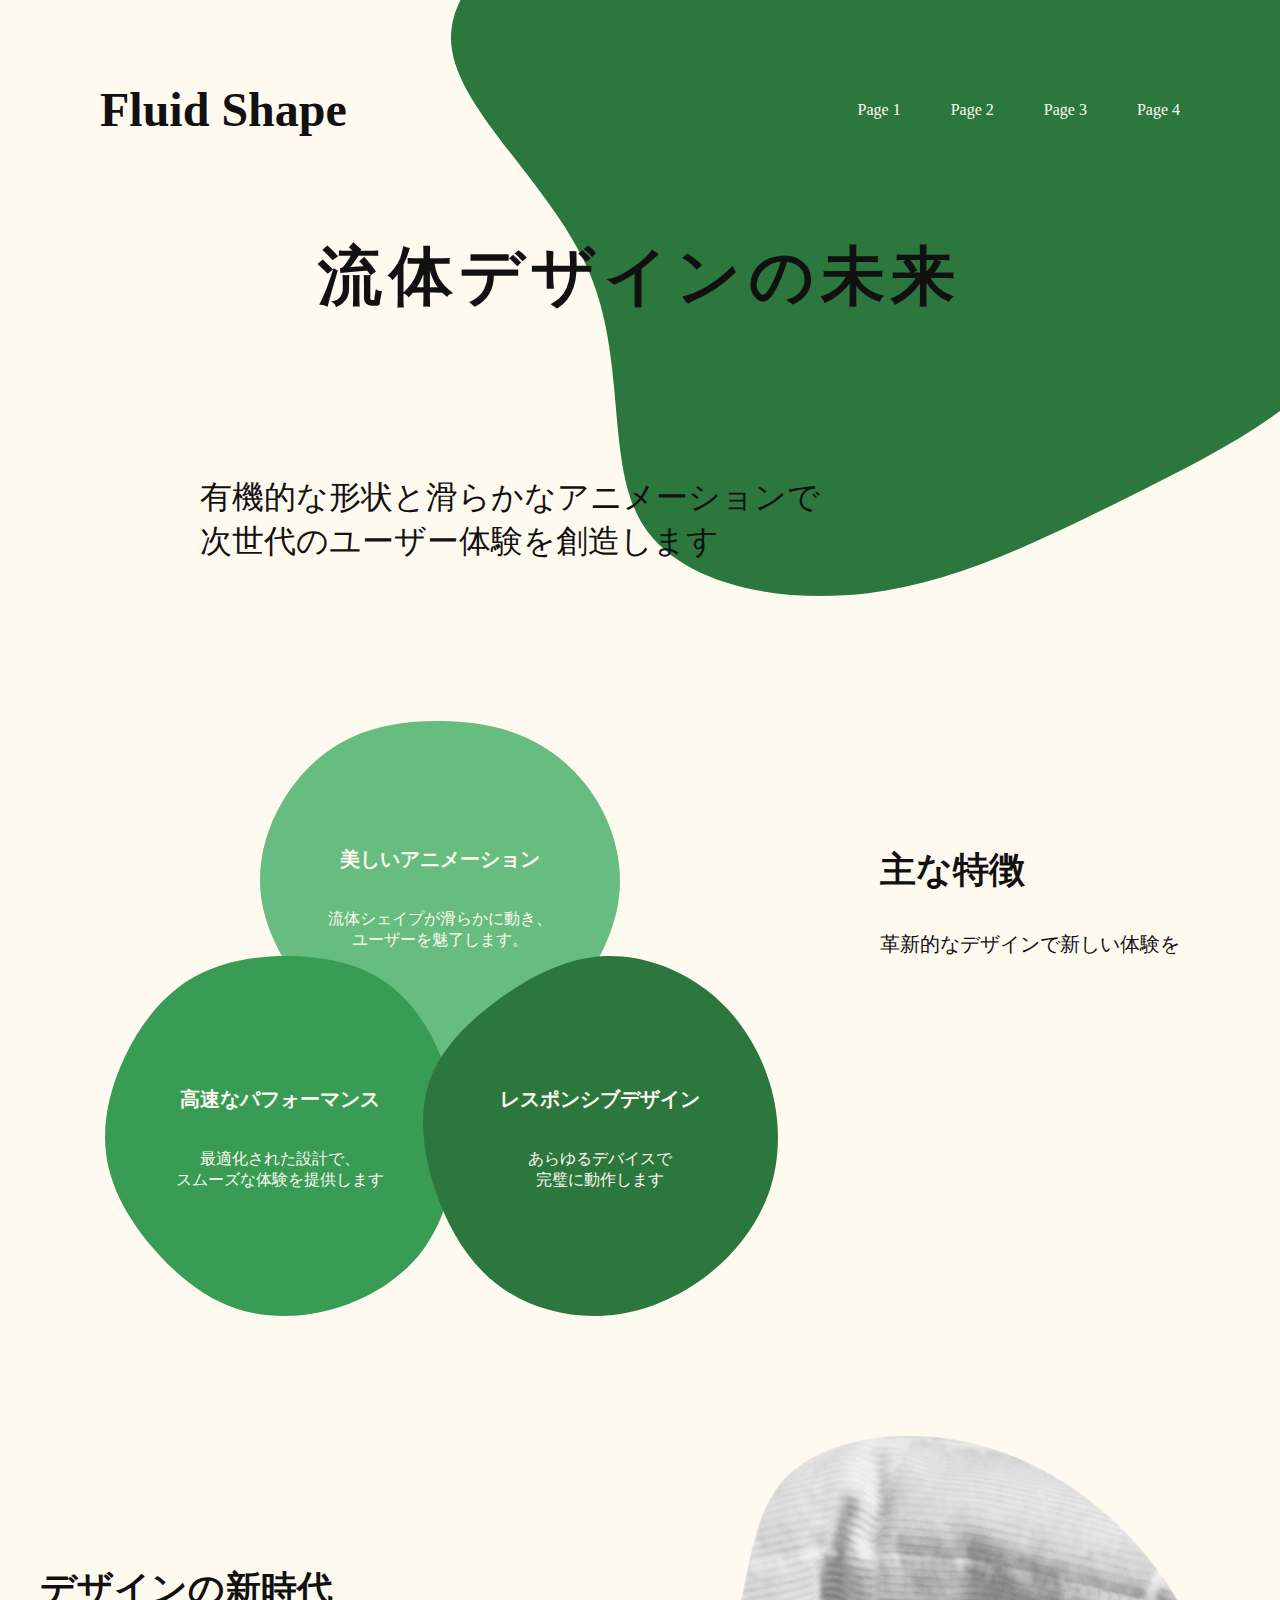
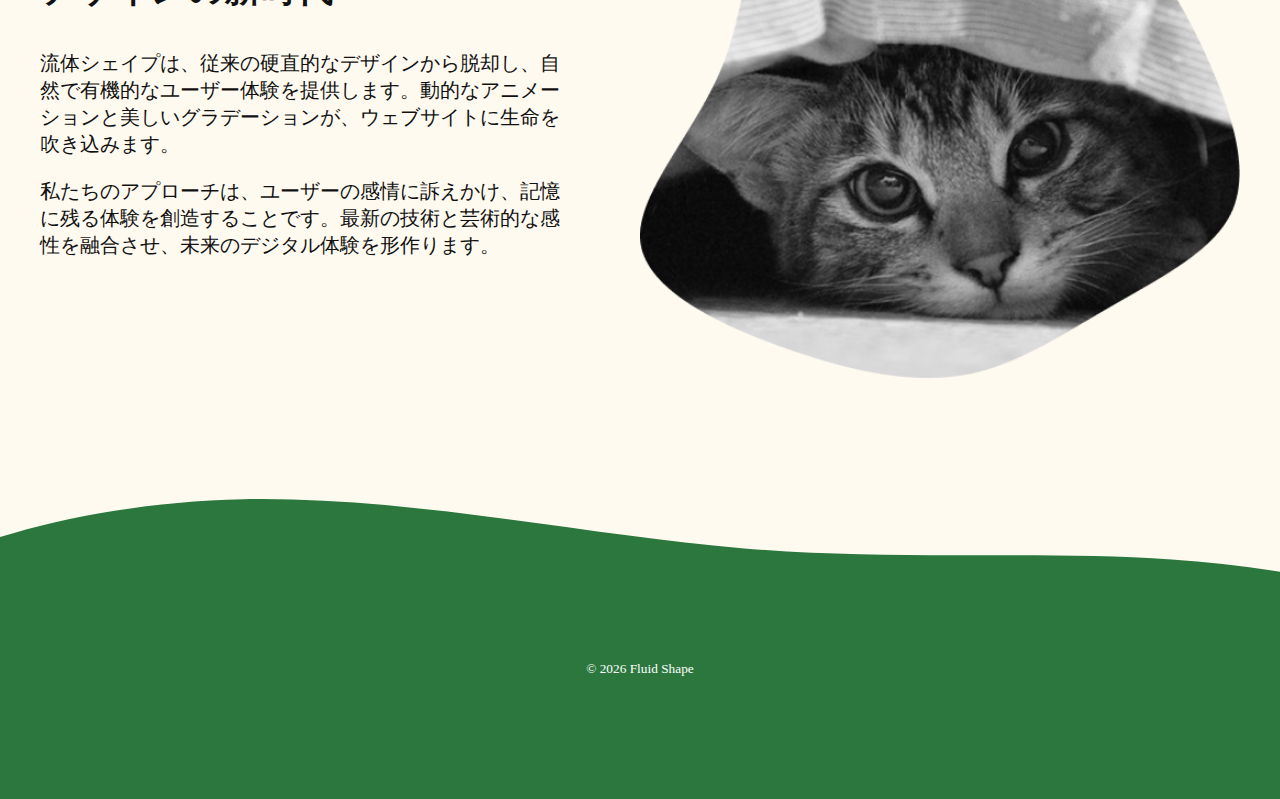
<file: custom/index.html>
<!DOCTYPE html>
<html lang="ja">

<head>
    <meta charset="UTF-8">
    <meta name="viewport" content="width=device-width, initial-scale=1.0">
    <title>fluid-shape</title>
    <link rel="stylesheet" href="style.css">
</head>

<body>
    <header>
        <div class="links">
            <h1 class="logo"><a href="#">Fluid Shape</a></h1>
            <nav>
                <a href="#">Page 1</a>
                <a href="#">Page 2</a>
                <a href="#">Page 3</a>
                <a href="#">Page 4</a>
            </nav>
        </div>
        <p class="main-copy">流体デザインの未来</p>
        <p class="sub-copy">有機的な形状と滑らかなアニメーションで<br>
            次世代のユーザー体験を創造します</p>
    </header>

    <main>
        <section class="feature">
            <div class="text-area">
                <h2>主な特徴</h2>
                <p>革新的なデザインで新しい体験を</p>
            </div>

            <div class="features">
                <div class="center">
                    <div>
                        <h3>美しいアニメーション</h3>
                        <p>流体シェイプが滑らかに動き、<br>ユーザーを魅了します。</p>
                    </div>
                </div>

                <div class="left">
                    <div>
                        <h3>高速なパフォーマンス</h3>
                        <p>最適化された設計で、<br>スムーズな体験を提供します</p>
                    </div>
                </div>

                <div class="right">
                    <div>
                        <h3>レスポンシブデザイン</h3>
                        <p>あらゆるデバイスで<br>完璧に動作します</p>
                    </div>
                </div>
            </div>
        </section>

        <section class="new-era">
            <div class="text-area">
                <h2>デザインの新時代</h2>
                <p>流体シェイプは、従来の硬直的なデザインから脱却し、自然で有機的なユーザー体験を提供します。動的なアニメーションと美しいグラデーションが、ウェブサイトに生命を吹き込みます。</p>
                <p>私たちのアプローチは、ユーザーの感情に訴えかけ、記憶に残る体験を創造することです。最新の技術と芸術的な感性を融合させ、未来のデジタル体験を形作ります。</p>
            </div>
            <img src="img/cat.png" alt="猫">
        </section>
    </main>

    <footer>
        <small class="copyright">&copy; 2026 Fluid Shape</small>
    </footer>
</body>
</html>
</file>
<file: custom/style.css>
@charset "UTF-8";

* {
    box-sizing: border-box;
}

body {
    margin: 0;
    background-color: #FFFAF0;
    color: #111;
    font-size: 16px;
}

a {
    color: inherit;
    text-decoration: none;
}

/*** header ***/

header {
    height: 596px;
    display: flex;
    flex-direction: column;
    position: relative;
    background: url(img/header.svg) no-repeat top right/contain;
    background-image: url("data:image/svg+xml;utf8,<svg xmlns='http://www.w3.org/2000/svg' viewBox='0 0 676 486'><path d='M561.393 -86.7728C624.722 -75.0096 675.873 -16.6462 711.435 53.4803C747.484 124.059 767.457 206.401 737.253 267.932C706.563 329.01 625.696 368.824 552.137 405.47C478.577 441.665 412.812 474.692 340.227 483.741C267.154 492.337 187.749 476.954 156.572 428.092C125.881 378.777 143.419 295.53 113.215 223.141C83.012 151.205 4.581 90.1271 0.196652 35.8356C-4.18769 -18.9084 65.4746 -66.8659 135.624 -76.3669C205.774 -85.8679 276.41 -56.46 349.483 -59.627C422.555 -62.794 498.063 -98.0835 561.393 -86.7728Z' fill='%232C773E'/></svg>");
}

/* logo-nav */
.links {
    width: 100%;
    display: flex;
    justify-content: space-between;
    align-items: center;
    padding: 50px 100px 0;
}

/* logo */
.links .logo {
    font-size: 48px;
}

/* nav */
.links nav {
    display: flex;
    gap: 50px;
}

.links nav a {
    color: #FFFAF0;
}

/* main-copy */
.main-copy {
    width: 100%;
    font-size: 64px;
    font-weight: 700;
    text-align: center;
    margin: 1em 0 0;
    letter-spacing: .1em;
}

.sub-copy {
    font-size: 32px;
    position: absolute;
    left: 200px;
    bottom: 0;
}

/*** main ***/
main {
    width: 1200px;
    margin: auto;
}

section {
    margin: 120px auto;
}

h2 {
    font-size: 36px;
    margin-bottom: 1em;
}

/* text-area */
.text-area p {
    font-size: 20px;
}

/* -- feature section -- */
.feature {
    display: flex;
    flex-direction: row-reverse;
    justify-content: center;
    gap: 100px;
}

.feature .text-area {
    margin-top: 100px;
}

.features {
    width: 680px;
    height: 600px;
    position: relative;
    text-align: center;
    color: #FFFAF0;
}

.features div {
    position: absolute;
    display: flex;
    flex-direction: column;
    justify-content: center;
    align-items: center;
    width: 360px;
    height: 360px;
}

.center {
    background: url(img/center.svg) center/contain no-repeat;
    background-image: url("data:image/svg+xml;utf8,<svg xmlns='http://www.w3.org/2000/svg' viewBox='0 0 360 351'><path d='M271.044 18.9961C298.639 32.4329 322.262 54.7617 338.144 81.6354C354.025 108.509 361.966 139.927 359.584 170.16C357.4 200.393 344.695 229.243 328.218 255.128C311.741 281.014 291.492 303.738 266.478 321.522C241.266 339.306 211.29 351.755 181.909 350.964C152.33 349.976 123.346 335.749 98.134 318.163C72.9221 300.379 51.6805 279.433 34.2108 254.338C16.7411 229.44 3.04329 200.393 0.462536 169.963C-2.11822 139.532 6.21959 107.719 22.4982 80.4498C38.5782 52.9833 62.4006 30.2593 90.1933 17.0201C117.986 3.5833 149.551 -0.368719 181.115 0.0264814C212.481 0.421682 243.649 5.3617 271.044 18.9961Z' fill='%2366BD7F'/></svg>");

    top: 0;
    left: 50%;
    transform: translateX(-50%);
}

.left {
    background: url(img/left.svg) center/contain no-repeat;
    background-image: url("data:image/svg+xml;utf8,<svg xmlns='http://www.w3.org/2000/svg' viewBox='0 0 349 358'><path d='M276.81 24.5895C303.612 42.4335 322.871 71.1822 334.783 102.112C346.497 132.843 350.865 165.755 348.284 198.866C345.504 231.977 335.974 265.484 316.12 292.25C296.266 319.016 265.89 338.842 232.535 349.351C198.982 360.057 162.451 361.247 130.089 350.54C97.9261 339.636 70.1307 316.637 47.2988 289.871C24.2683 262.906 6.20124 231.977 1.43631 199.263C-3.52716 166.35 4.81146 131.654 19.7019 100.129C34.5923 68.803 56.233 40.6491 84.227 23.3999C112.221 6.34891 146.767 -0.193905 181.312 0.00436161C215.66 0.202629 250.007 6.74544 276.81 24.5895Z' fill='%23389C54'/></svg>");

    left: 0;
    bottom: 0;
}

.right {
    background: url(img/right.svg) center/contain no-repeat;
    background-image: url("data:image/svg+xml;utf8,<svg xmlns='http://www.w3.org/2000/svg' viewBox='0 0 349 354'><path d='M278.809 33.4882C308.301 56.0506 329.677 88.5088 340.563 123.936C351.647 159.363 352.043 197.758 340.365 231.8C328.489 265.841 304.738 295.529 275.048 317.299C245.359 338.872 209.93 352.726 173.313 353.914C136.894 355.101 99.485 344.018 71.379 321.851C43.273 299.487 24.2717 266.435 12.198 230.612C0.322275 194.987 -5.02182 156.79 6.06223 123.936C17.1463 91.2796 44.4606 64.3631 75.1396 41.9986C106.017 19.832 140.061 2.61338 175.886 0.238393C211.711 -1.93868 249.318 10.9258 278.809 33.4882Z' fill='%232C773E'/></svg>");

    right: 0;
    bottom: 0;
}

.features h3 {
    font-size: 20px;
    margin-bottom: 1em;
}

/* new-era section */
.new-era {
    display: flex;
    align-items: center;
    justify-content: space-between;
}

.new-era .text-area {
    width: 44%;
}

.new-era img {
    width: 50%;
    height: auto;
}

/*** footer ***/
footer {
    height: 300px;
    background: url(img/footer.svg) top center /cover no-repeat;
    background-image: url("data:image/svg+xml;utf8,<svg xmlns='http://www.w3.org/2000/svg' viewBox='0 0 1440 312'><path d='M1272.93 62.9674C1414.06 72.6266 1553.79 104.824 1573.35 152.047C1592.91 199.806 1490.91 262.054 1535.62 334.498C1580.34 407.479 1771.76 489.582 1768.97 548.61C1767.57 608.176 1574.75 644.129 1388.91 648.959C1203.07 653.788 1024.22 628.031 880.297 606.029C734.98 584.028 623.197 565.782 572.895 530.902C522.593 495.485 533.771 443.969 423.386 406.942C313 369.379 82.4483 347.377 -37.7181 298.008C-157.885 249.175 -166.268 173.512 -93.6095 112.337C-19.5535 51.1617 136.942 3.93894 307.411 0.182587C477.88 -3.03715 662.321 37.2095 825.803 51.1617C989.285 65.1139 1131.81 52.7716 1272.93 62.9674Z' fill='%232C773E'/></svg>");
    display: flex;
    justify-content: center;
    align-items: center;
}

.copyright {
    color: #fff;
    margin-top: 40px;
}
</file>
